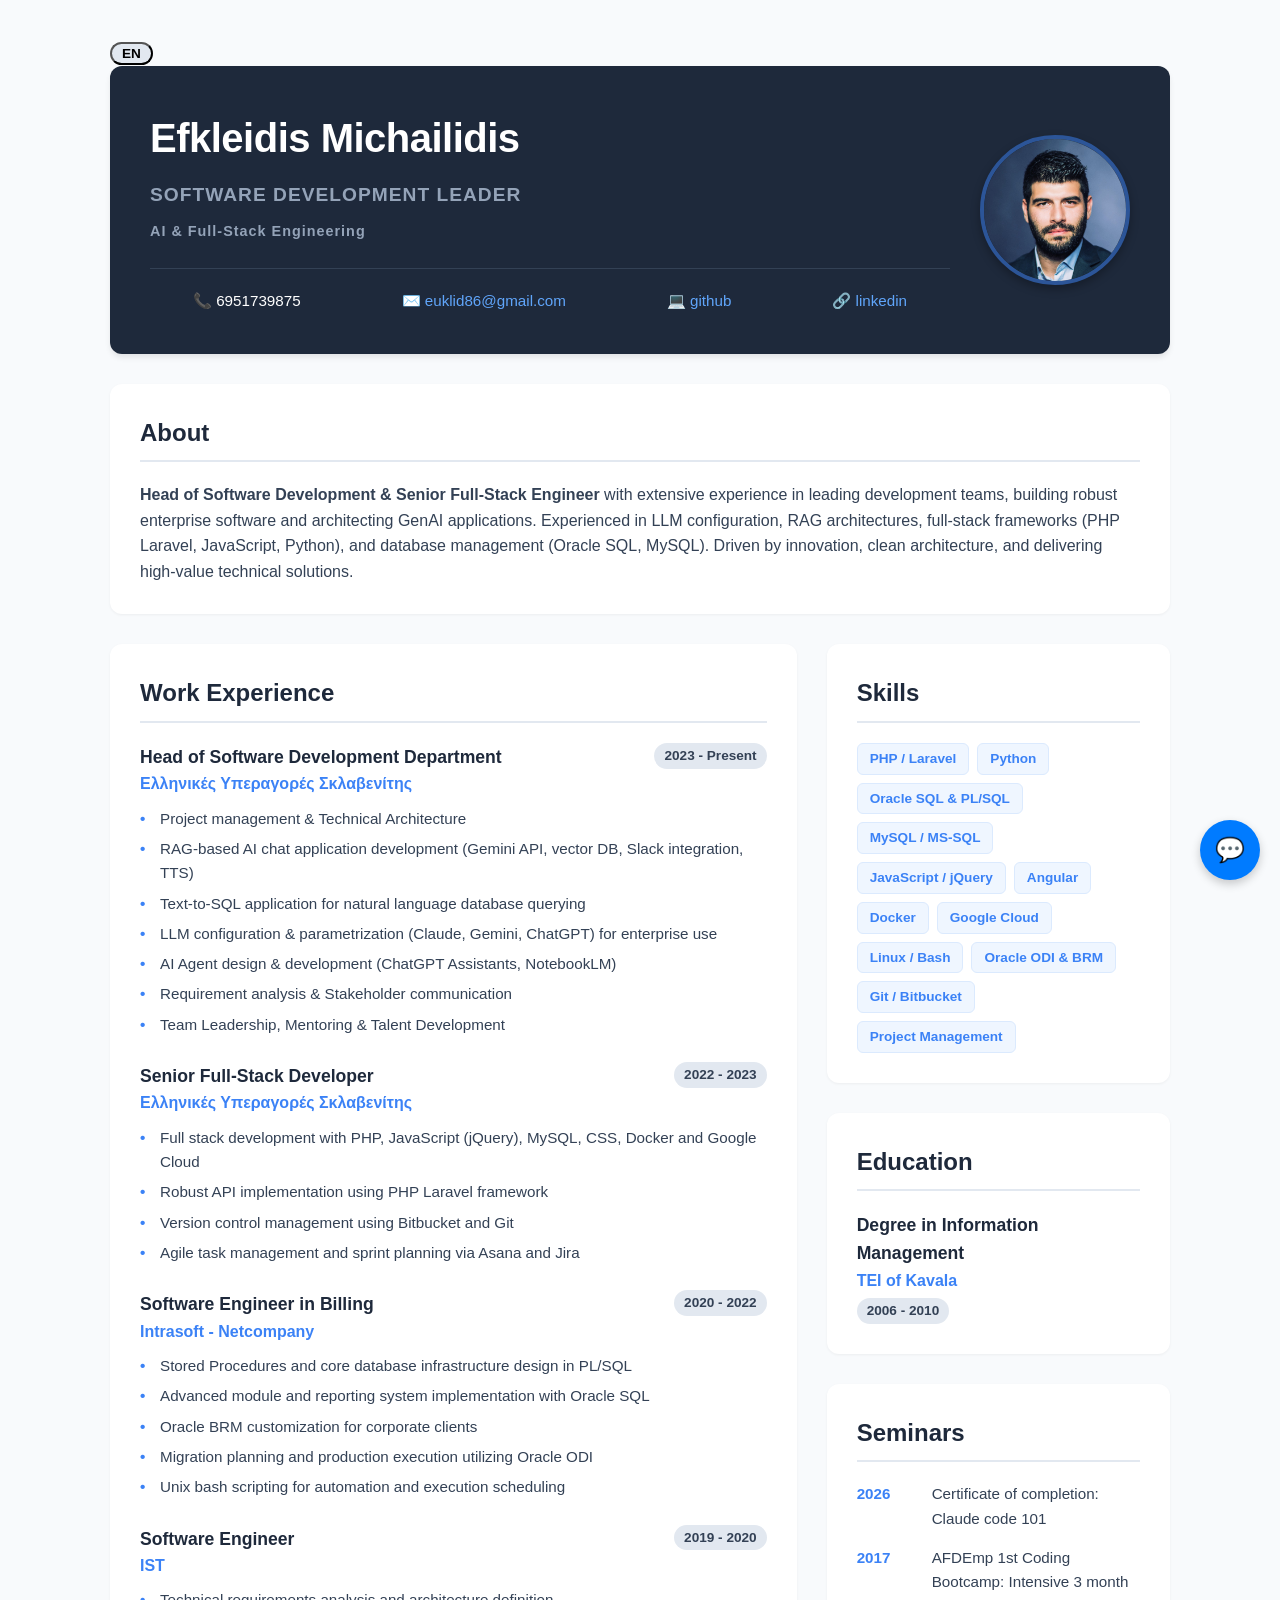
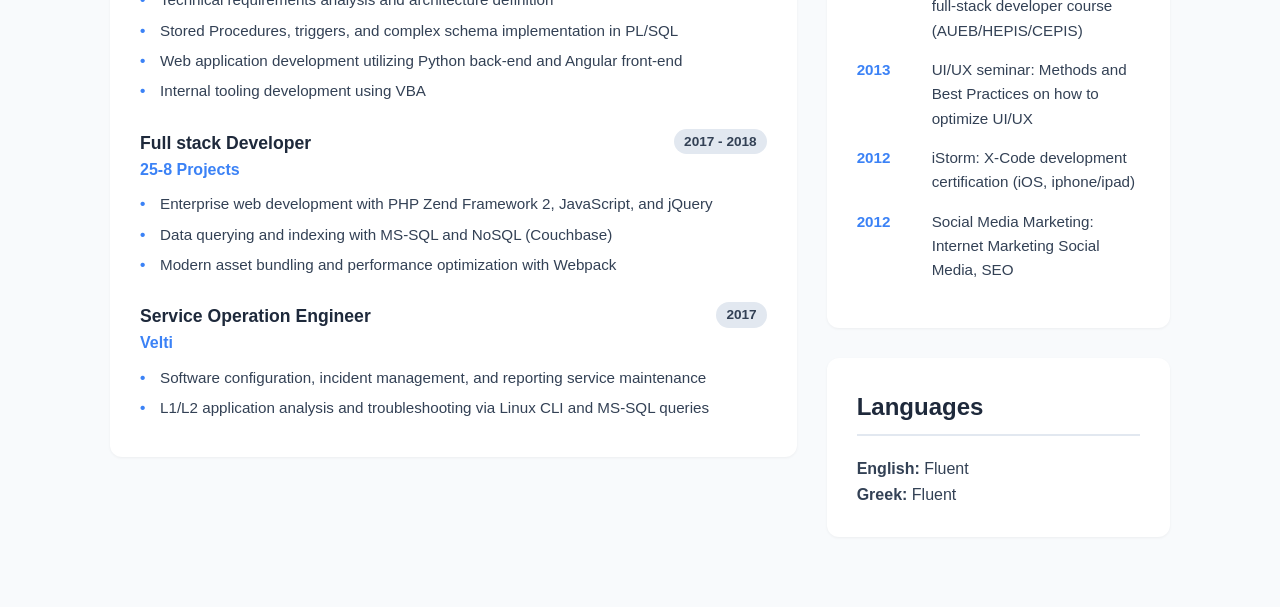
<file: index.html>
<!DOCTYPE html>
<html lang="el">
<head>
    <meta charset="UTF-8">
    <meta name="viewport" content="width=device-width, initial-scale=1.0">
    <link rel="apple-touch-icon" sizes="180x180" href="/assets/apple-touch-icon.png">
    <link rel="icon" type="image/png" sizes="32x32" href="/assets/favicon-32x32.png">
    <link rel="icon" type="image/png" sizes="16x16" href="/assets/favicon-16x16.png">
    <!-- <link rel="manifest" href="/assets/site.webmanifest"> -->
    
    <meta name="description" content="Προσωπική σελίδα του Ευκλείδη Μιχαηλίδη (Efkleidis Michailidis), Υπεύθυνου Τμήματος Ανάπτυξης Εφαρμογών & Senior Full-Stack Engineer. Εξειδίκευση σε GenAI, RAG, PHP Laravel, Python & Oracle SQL.">
    <meta property="og:title" content="Ευκλείδης Μιχαηλίδης | Software Development Leader" />
    <meta property="og:description" content="Personal Portfolio & CV of Efkleidis Michailidis - Head of Software Development Department." />
    <meta property="og:image" content="https://emichailidis.gr/assets/profile.jpeg" />
    <meta property="og:url" content="https:/emichailidis.gr/" />
    <meta property="og:type" content="website" />
    
    <title data-el="Ευκλείδης Μιχαηλίδης | Υπεύθυνος Τμηματος Ανάπτυξης Εφαρμογών" data-en="Efkleidis Michailidis | Software Development Leader">Efkleidis Michailidis | Software Development Leader</title>
    
    <link rel="stylesheet" type="text/css" href="css/index.css" />
    <link rel="stylesheet" type="text/css" href="css/chat.css" />
    <link rel="manifest" href="/manifest.json">

    <meta name="theme-color" content="#007bff">

</head>
<body>

<div class="container">
    <button id="lang-toggle-btn" class="lang-btn date">EN</button>
    <header>
        <div class="header-content">
            <div class="header-text">
                <h1 data-el="Ευκλείδης Μιχαηλίδης" data-en="Efkleidis Michailidis">Efkleidis Michailidis</h1>
                
                <div class="subtitle" data-el="Υπεύθυνος Τμηματος Ανάπτυξης Εφαρμογών" data-en="Software Development Leader">Software Development Leader</div> 
                <div class="b-subtitle"> AI & Full-Stack Engineering</div>
                
                <div class="contact-info">
                    <div>📞 6951739875</div>
                    <div>✉️ <a href="mailto:euklid86@gmail.com">euklid86@gmail.com</a></div>
                    <div>💻 <a href="https://github.com/euklid86" target="_blank">github</a></div>
                    <div>🔗 <a href="https://linkedin.com/in/emichailidis/" target="_blank">linkedin</a></div>
                </div>
            </div>
            <div class="profile-img-container">
                <img src="assets/profile.jpeg" alt="Ευκλείδης Μιχαηλίδης - Efkleidis Michailidis" class="profile-img">
            </div>
        </div>
       
    </header>

    <section>
        <h2 data-el="Γενικά" data-en="About">About</h2>
        <div>
            <strong data-el="Υπεύθυνος Τμηματος Ανάπτυξης Εφαρμογών" data-en="Head of Software Development & Senior Full-Stack Engineer">Head of Software Development & Senior Full-Stack Engineer</strong> 
            <span data-el=" με εκτενή εμπειρία στη διοίκηση ομάδων ανάπτυξης, τη δημιουργία σταθερών εφαρμογών και τον σχεδιασμό αρχιτεκτονικής εφαρμογών Τεχνητής Νοημοσύνης (GenAI). Διαθέτω εμπειρία στη διαμόρφωση μοντέλων LLM, σε αρχιτεκτονικές RAG, σε πλαίσια ανάπτυξης full-stack (PHP Laravel, JavaScript, Python) και στη διαχείριση βάσεων δεδομένων (Oracle SQL, MySQL). Κινούμαι από το πνεύμα της καινοτομίας, της καθαρής αρχιτεκτονικής και της παροχής τεχνικών λύσεων υψηλής ποιότητας." data-en=" with extensive experience in leading development teams, building robust enterprise software and architecting GenAI applications. Experienced in LLM configuration, RAG architectures, full-stack frameworks (PHP Laravel, JavaScript, Python), and database management (Oracle SQL, MySQL). Driven by innovation, clean architecture, and delivering high-value technical solutions.">with extensive experience in leading development teams, building robust enterprise software and architecting GenAI applications. Experienced in LLM configuration, RAG architectures, full-stack frameworks (PHP Laravel, JavaScript, Python), and database management (Oracle SQL, MySQL). Driven by innovation, clean architecture, and delivering high-value technical solutions.</span>
        </div>
    </section>
    <div class="main-layout">
        <main>
            <section>
                <h2 data-el="Εργασιακή Εμπειρία" data-en="Work Experience">Work Experience</h2>
                
                <div class="item">
                    <div class="item-header">
                        <div>
                            <span class="item-title" data-el="Υπεύθυνος Τμηματος Ανάπτυξης Εφαρμογών" data-en="Head of Software Development Department">Head of Software Development Department</span><br>
                            <span class="company">Ελληνικές Υπεραγορές Σκλαβενίτης</span>
                        </div>
                        <span class="date">2023 - Present</span>
                    </div>
                    <ul>
                        <li data-el="Διαχείριση Έργων & Τεχνική Αρχιτεκτονική (Project Management & Τεχνική Αρχιτεκτονική)" data-en="Project management & Technical Architecture">Project management & Technical Architecture</li>
                        <li data-el="Ανάπτυξη εφαρμογών AI chat βασισμένων σε RAG (Gemini API, διανυσματικές βάσεις δεδομένων / vector DB, διασύνδεση με Slack, μετατροπή κειμένου σε ομιλία / TTS)" data-en="RAG-based AI chat application development (Gemini API, vector DB, Slack integration, TTS)">RAG-based AI chat application development (Gemini API, vector DB, Slack integration, TTS)</li>
                        <li data-el="Ανάπτυξη εφαρμογής Text-to-SQL" data-en="Text-to-SQL application for natural language database querying">Text-to-SQL application for natural language database querying</li>
                        <li data-el="Ρύθμιση & παραμετροποίηση LLM (Claude, Gemini, ChatGPT) για εταιρική χρήση" data-en="LLM configuration & parametrization (Claude, Gemini, ChatGPT) for enterprise use">LLM configuration & parametrization (Claude, Gemini, ChatGPT) for enterprise use</li>
                        <li data-el="Σχεδιασμός & ανάπτυξη AI Agents (ChatGPT Assistants, NotebookLM)" data-en="AI Agent design & development (ChatGPT Assistants, NotebookLM)">AI Agent design & development (ChatGPT Assistants, NotebookLM)</li>
                        <li data-el="Ανάλυση απαιτήσεων & επικοινωνία με ενδιαφερόμενα μέρη (Stakeholders)" data-en="Requirement analysis & Stakeholder communication">Requirement analysis & Stakeholder communication</li>
                        <li data-el="Ηγεσία ομάδας, καθοδήγηση (Mentoring) & ανάπτυξη ταλέντων" data-en="Team Leadership, Mentoring & Talent Development">Team Leadership, Mentoring & Talent Development</li>
                    </ul>
                </div>

                <div class="item">
                    <div class="item-header">
                        <div>
                            <span class="item-title">Senior Full-Stack Developer</span><br>
                            <span class="company">Ελληνικές Υπεραγορές Σκλαβενίτης</span>
                        </div>
                        <span class="date">2022 - 2023</span>
                    </div>
                    <ul>
                        <li data-el="Full stack ανάπτυξη εφαρμογών με PHP, JavaScript (jQuery), MySQL, CSS, Docker και Google Cloud" data-en="Full stack development with PHP, JavaScript (jQuery), MySQL, CSS, Docker and Google Cloud">Full stack development with PHP, JavaScript (jQuery), MySQL, CSS, Docker and Google Cloud</li>
                        <li data-el="Υλοποίηση APIs με χρήση του framework PHP Laravel" data-en="Robust API implementation using PHP Laravel framework">Robust API implementation using PHP Laravel framework</li>
                        <li data-el="Χρήση Bitbucket και Git για Version Control " data-en="Version control management using Bitbucket and Git">Version control management using Bitbucket and Git</li>
                        <li data-el="Διαχείριση εργασιών με Agile μεθοδολογία και διαχειριση sprints μέσω Asana και Jira" data-en="Agile task management and sprint planning via Asana and Jira">Agile task management and sprint planning via Asana and Jira</li>
                    </ul>
                </div>

                <div class="item">
                    <div class="item-header">
                        <div>
                            <span class="item-title">Software Engineer in Billing</span><br>
                            <span class="company">Intrasoft - Netcompany</span>
                        </div>
                        <span class="date">2020 - 2022</span>
                    </div>
                    <ul>
                        <li data-el="Σχεδιασμός Stored Procedures και υποδομής βάσεων δεδομένων σε PL/SQL" data-en="Stored Procedures and core database infrastructure design in PL/SQL">Stored Procedures and core database infrastructure design in PL/SQL</li>
                        <li data-el="Υλοποίηση modules και reports με Oracle SQL" data-en="Advanced module and reporting system implementation with Oracle SQL">Advanced module and reporting system implementation with Oracle SQL</li>
                        <li data-el="Προσαρμογή του Oracle BRM (Billing and Revenue Management) για εταιρικούς πελάτες" data-en="Oracle BRM customization for corporate clients">Oracle BRM customization for corporate clients</li>
                        <li data-el="Σχεδιασμός Migration και εκτέλεση σε περιβάλλον παραγωγής με χρήση Oracle ODI (Oracle Data Integrator)" data-en="Migration planning and production execution utilizing Oracle ODI">Migration planning and production execution utilizing Oracle ODI</li>
                        <li data-el="Δημιουργία αυτοματισμού σε Unix bash (Bash Scripting) και προγραμματισμός εκτελέσεων" data-en="Unix bash scripting for automation and execution scheduling">Unix bash scripting for automation and execution scheduling</li>
                    </ul>
                </div>

                <div class="item">
                    <div class="item-header">
                        <div>
                            <span class="item-title">Software Engineer</span><br>
                            <span class="company">IST</span>
                        </div>
                        <span class="date">2019 - 2020</span>
                    </div>
                    <ul>
                        <li data-el="Ανάλυση τεχνικών απαιτήσεων και καθορισμός αρχιτεκτονικής" data-en="Technical requirements analysis and architecture definition">Technical requirements analysis and architecture definition</li>
                        <li data-el="Υλοποίηση Stored Procedures, triggers και σύνθετων σχημάτων βάσεων δεδομένων σε PL/SQL" data-en="Stored Procedures, triggers, and complex schema implementation in PL/SQL">Stored Procedures, triggers, and complex schema implementation in PL/SQL</li>
                        <li data-el="Ανάπτυξη Web Applications με χρήση Python στο back-end και Angular στο front-end" data-en="Web application development utilizing Python back-end and Angular front-end">Web application development utilizing Python back-end and Angular front-end</li>
                        <li data-el="Ανάπτυξη εσωτερικών εργαλείων με χρήση VBA" data-en="Internal tooling development using VBA">Internal tooling development using VBA</li>
                    </ul>
                </div>

                <div class="item">
                    <div class="item-header">
                        <div>
                            <span class="item-title">Full stack Developer</span><br>
                            <span class="company">25-8 Projects</span>
                        </div>
                        <span class="date">2017 - 2018</span>
                    </div>
                    <ul>
                        <li data-el="Ανάπτυξη διαδικτυακών εφαρμογών με PHP Zend Framework 2, JavaScript και jQuery" data-en="Enterprise web development with PHP Zend Framework 2, JavaScript, and jQuery">Enterprise web development with PHP Zend Framework 2, JavaScript, and jQuery</li>
                        <li data-el="Querying και Indexing με MS-SQL και NoSQL (Couchbase)" data-en="Data querying and indexing with MS-SQL and NoSQL (Couchbase)">Data querying and indexing with MS-SQL and NoSQL (Couchbase)</li>
                        <li data-el="Asset Bundling και βελτιστοποίηση απόδοσης με Webpack" data-en="Modern asset bundling and performance optimization with Webpack">Modern asset bundling and performance optimization with Webpack</li>
                    </ul>
                </div>

                <div class="item">
                    <div class="item-header">
                        <div>
                            <span class="item-title">Service Operation Engineer</span><br>
                            <span class="company">Velti</span>
                        </div>
                        <span class="date">2017</span>
                    </div>
                    <ul>
                        <li data-el="Παραμετροποίηση λογισμικού, διαχείριση περιστατικών (Incident Management) και συντήρηση reports" data-en="Software configuration, incident management, and reporting service maintenance">Software configuration, incident management, and reporting service maintenance</li>
                        <li data-el="Διερεύνηση προβλημάτων εφαρμογών 1ου & 2ου επιπέδου (L1/L2) μέσω γραμμής εντολών Linux (CLI) και MS-SQL" data-en="L1/L2 application analysis and troubleshooting via Linux CLI and MS-SQL queries">L1/L2 application analysis and troubleshooting via Linux CLI and MS-SQL queries</li>
                    </ul>
                </div>
            </section>
        </main>

        <aside>
            <section>
                <h2 data-el="Γνώσεις" data-en="Skills">Skills</h2>
                <div class="skills-container">
                    <span class="skill-tag">PHP / Laravel</span>
                    <span class="skill-tag">Python</span>
                    <span class="skill-tag">Oracle SQL & PL/SQL</span>
                    <span class="skill-tag">MySQL / MS-SQL</span>
                    <span class="skill-tag">JavaScript / jQuery</span>
                    <span class="skill-tag">Angular</span>
                    <span class="skill-tag">Docker</span>
                    <span class="skill-tag">Google Cloud</span>
                    <span class="skill-tag">Linux / Bash</span>
                    <span class="skill-tag">Oracle ODI & BRM</span>
                    <span class="skill-tag">Git / Bitbucket</span>
                    <span class="skill-tag">Project Management</span>
                </div>
            </section>

            <section>
                <h2 data-el="Εκπαίδευση" data-en="Education">Education</h2>
                <div class="item">
                    <div class="item-title">Degree in Information Management</div>
                    <div class="company">TEI of Kavala</div>
                    <div class="date" style="display:inline-block; margin-top:5px;">2006 - 2010</div>
                </div>
            </section>

            <section>
                <h2 data-el="Σεμινάρια" data-en="Seminars">Seminars</h2>
                <div class="seminar-item">
                    <div class="seminar-year">2026</div>
                    <div>Certificate of completion: Claude code 101</div>
                </div>
                <div class="seminar-item">
                    <div class="seminar-year">2017</div>
                    <div>AFDEmp 1st Coding Bootcamp: Intensive 3 month full-stack developer course (AUEB/HEPIS/CEPIS)</div>
                </div>

                <div class="seminar-item">
                    <div class="seminar-year">2013</div>
                    <div>UI/UX seminar: Methods and Best Practices on how to optimize UI/UX</div>
                </div>

                <div class="seminar-item">
                    <div class="seminar-year">2012</div>
                    <div>iStorm: X-Code development certification (iOS, iphone/ipad)</div>
                </div>

                <div class="seminar-item">
                    <div class="seminar-year">2012</div>
                    <div>Social Media Marketing: Internet Marketing Social Media, SEO</div>
                </div>
            </section>

            <section>
                <h2 data-el="Γλώσσες" data-en="Languages">Languages</h2>
                <div>
                    <strong data-el="Αγγλικά" data-en="English">English:</strong> 
                    <span data-el="Άριστη" data-en="Fluent">Fluent</span>
                </div>
                <div>
                    <strong data-el="Ελληνικά" data-en="Greek">Greek:</strong> 
                    <span data-el="Άριστη" data-en="Fluent">Fluent</span>
                </div>
            </section>
        </aside>
    </div>
</div>
<!-- Chat Widget Container -->
<div id="chat-widget-container">
    <!-- Floating Toggle Button -->
    <button id="chat-toggle-btn" aria-label="Open Chat">
        💬
    </button>

    <!-- Chat Box Window -->
    <div id="chat-box" class="chat-hidden">
        <div class="chat-header">
            <div class="chat-header-info">
                <strong>Ask Efkleidis's AI Assistant</strong>
                <span class="status-dot"></span>
            </div>
            <div class="chat-header-actions">
                <button id="chat-reset-btn" title="Reset Chat">🔄</button>
                <button id="chat-close-btn">&times;</button>
            </div>
        </div>

        <div id="chat-messages" class="chat-messages">
            <div class="message-first assistant-message">
                Hello! I am Efkleidi's AI assistant. How can I help you regarding his experience or the technologies he knows?
                <!-- Γεια σου! Είμαι ο AI βοηθός του Ευκλείδη. Πώς μπορώ να σε βοηθήσω σχετικά με την εμπειρία ή τις τεχνολογίες του; -->
            </div>
        </div>

        <!-- Suggestion Chips -->
        <div class="chat-suggestions">
            <button data-el="Ποια είναι η εμπειρία σου με τη Γεννητική Τεχνητή Νοημοσύνη (GenAI);" data-en="What is your experience with GenAI?" class="chip" onclick="sendSuggestedQuestion(this)">What is your experience with GenAI?</button>
            <button data-el="Ποιες τεχνολογίες χρησιμοποιείτε στο backend;" data-en="What technologies do you use on the backend?" class="chip" onclick="sendSuggestedQuestion(this)">What technologies do you use on the backend?</button>
            <!-- <button class="chip" onclick="sendSuggestedQuestion(this)">Ποια είναι η εμπειρία σου στο GenAI;</button>
            <button class="chip" onclick="sendSuggestedQuestion(this)">Ποιες τεχνολογίες χρησιμοποιείς στο backend;</button> -->
        </div>

        <div class="chat-input-area">
            <input type="text" id="chat-input" placeholder="Γράψε μια ερώτηση..." />
            <button id="chat-send-btn">➤</button>
        </div>
    </div>
</div>
<button id="installBtn" style="display: none;">Εγκατάσταση Εφαρμογής</button>
<script src="js/chat.js"></script>
<script>
    if ('serviceWorker' in navigator) {
      window.addEventListener('load', () => {
        navigator.serviceWorker.register('/sw.js')
          .then((reg) => console.log('PWA Ready!', reg))
          .catch((err) => console.error('Error:', err));
      });
    }

    let deferredPrompt;
    const installBtn = document.getElementById('installBtn');

    window.addEventListener('beforeinstallprompt', (e) => {
    // Αποτρέπουμε την αυτόματη εμφάνιση του browser banner
    e.preventDefault();
    deferredPrompt = e;
    // Εμφανίζουμε το δικό μας κουμπί
    installBtn.style.display = 'block';
    });

    installBtn.addEventListener('click', () => {
    installBtn.style.display = 'none';
    if (deferredPrompt) {
        deferredPrompt.prompt();
        deferredPrompt.userChoice.then((choiceResult) => {
        if (choiceResult.outcome === 'accepted') {
            console.log('Ο χρήστης αποδέχτηκε την εγκατάσταση');
        }
        deferredPrompt = null;
        });
    }
    });
  </script>
  <script type="application/ld+json">
    {
      "@context": "https://schema.org",
      "@type": "Person",
      "name": "Ευκλείδης Μιχαηλίδης",
      "alternateName": ["Efkleidis Michailidis", "Euklid Michailidis", "Μιχαηλίδης Ευκλείδης"],
      "jobTitle": "Software Development Leader",
      "worksFor": {
        "@type": "Organization",
        "name": "Ελληνικές Υπεραγορές Σκλαβενίτης"
      },
      "url": "https://emichailidis.com",
      "sameAs": [
        "https://linkedin.com/in/emichailidis/",
        "https://github.com/euklid86"
      ],
      "alumniOf": {
        "@type": "EducationalOrganization",
        "name": "TEI of Kavala"
      },
      "knowsAbout": ["GenAI", "RAG architectures", "PHP Laravel", "Python", "Oracle SQL", "Software Architecture", "Project Management"]
    }
    </script>
</body>
</html>
</file>
<file: css/index.css>
:root {
    --primary-color: #1e293b;
    --secondary-color: #3b82f6;
    --text-color: #334155;
    --bg-color: #f8fafc;
    --card-bg: #ffffff;
}

* {
    margin: 0;
    padding: 0;
    box-sizing: border-box;
    font-family: 'Segoe UI', Tahoma, Geneva, Verdana, sans-serif;
}

body {
    background-color: var(--bg-color);
    color: var(--text-color);
    line-height: 1.6;
}

.container {
    max-width: 1100px;
    margin: 0 auto;
    padding: 40px 20px;
}

/* Αναβαθμισμένο Header Section */
header {
    background: var(--primary-color);
    color: white;
    padding: 40px;
    border-radius: 12px;
    margin-bottom: 30px;
    box-shadow: 0 4px 6px -1px rgba(0, 0, 0, 0.1);
}

.header-content {
    display: flex;
    flex-direction: row;
    justify-content: space-between;
    align-items: center;
    gap: 30px;
}

.header-text {
    display: flex;
    flex-direction: column;
    gap: 10px;
    flex: 1;
}

header h1 {
    font-size: 2.5rem;
    letter-spacing: -0.5px;
}

header .subtitle {
    font-size: 1.2rem;
    color: #94a3b8;
    text-transform: uppercase;
    letter-spacing: 1px;
    font-weight: 600;
}

header .b-subtitle {
    font-size: 0.9rem;
    color: #94a3b8;
    /* text-transform: uppercase; */
    letter-spacing: 1px;
    font-weight: 600;
}

/* Styling για τη Φωτογραφία Προφίλ */
.profile-img-container {
    flex-shrink: 0;
}

.profile-img {
    width: 150px;
    height: 150px;
    border-radius: 50%;
    object-fit: cover;
    border: 4px solid rgba(59, 130, 246, 0.5);
    /* Διακριτικό μπλε border */
    box-shadow: 0 4px 10px rgba(0, 0, 0, 0.3);
    display: block;
}

.contact-info {
    display: grid;
    /* grid-template-columns: repeat(auto-fit, minmax(200px, 1fr)); */
    gap: 15px;
    margin-top: 15px;
    padding-top: 20px;
    border-top: 1px solid #334155;
    font-size: 0.95rem;
    width: 100%;
    justify-content: space-around;
    grid-auto-flow: column;
    align-content: space-between;
}

.contact-info a {
    color: #60a5fa;
    text-decoration: none;
    transition: color 0.2s;
}

.contact-info a:hover {
    color: #93c5fd;
}

/* Responsive συμπεριφορά για το Header σε κινητά */
@media (max-width: 650px) {
    .header-content {
        flex-direction: column-reverse;
        /* Η φωτογραφία πάει πάνω σε μικρές οθόνες */
        text-align: center;
        gap: 20px;
    }

    .contact-info {
        grid-template-columns: 1fr;
        text-align: center;
        grid-auto-flow: row;
    }
}

/* Main Content Layout */
.main-layout {
    display: grid;
    grid-template-columns: 2fr 1fr;
    gap: 30px;
}

@media (max-width: 768px) {
    .main-layout {
        grid-template-columns: 1fr;
    }
}

section {
    background: var(--card-bg);
    padding: 30px;
    border-radius: 12px;
    margin-bottom: 30px;
    box-shadow: 0 1px 3px 0 rgba(0, 0, 0, 0.05);
}

h2 {
    color: var(--primary-color);
    font-size: 1.5rem;
    margin-bottom: 20px;
    border-bottom: 2px solid #e2e8f0;
    padding-bottom: 8px;
}

/* Job & Education Items */
.item {
    margin-bottom: 25px;
}

.item:last-child {
    margin-bottom: 0;
}

.item-header {
    display: flex;
    justify-content: space-between;
    align-items: flex-start;
    margin-bottom: 10px;
}

@media (max-width: 480px) {
    .item-header {
        flex-direction: column;
        gap: 5px;
    }
}

.item-title {
    font-weight: bold;
    color: var(--primary-color);
    font-size: 1.1rem;
}

.company {
    color: var(--secondary-color);
    font-weight: 600;
}

.date {
    background: #e2e8f0;
    padding: 2px 10px;
    border-radius: 20px;
    font-size: 0.85rem;
    font-weight: 600;
    white-space: nowrap;
}

ul {
    list-style-type: none;
}

ul li {
    position: relative;
    padding-left: 20px;
    margin-bottom: 6px;
    font-size: 0.95rem;
}

ul li::before {
    content: "•";
    color: var(--secondary-color);
    font-weight: bold;
    position: absolute;
    left: 0;
}

/* Seminars Table */
.seminar-item {
    display: grid;
    grid-template-columns: 60px 1fr;
    gap: 15px;
    margin-bottom: 15px;
    font-size: 0.95rem;
}

.seminar-year {
    font-weight: bold;
    color: var(--secondary-color);
}

/* Skills Tags Styling */
.skills-container {
    display: flex;
    flex-wrap: wrap;
    gap: 8px;
}

.skill-tag {
    background: #eff6ff;
    color: var(--secondary-color);
    padding: 4px 12px;
    border-radius: 6px;
    font-size: 0.85rem;
    font-weight: 600;
    border: 1px solid #dbeafe;
}

@media print {
    @page {
        size: A4;
        margin: 15mm 12mm;
    }

    body {
        background-color: #ffffff;
        color: #1e293b;
        font-size: 9.5pt;
    }

    .container {
        padding: 0;
        max-width: 100%;
    }

    header {
        background: transparent !important;
        color: #1e293b !important;
        padding: 0 0 15px 0;
        border-radius: 0;
        margin-bottom: 20px;
        border-bottom: 2px solid #1e293b;
        box-shadow: none;
    }

    .header-content {
        display: block;
        /* Απλό block για σωστό print */
        position: relative;
        width: 100%;
    }

    .header-text {
        display: block;
        width: 80%;
    }

    .profile-img-container {
        display: block;
        position: absolute;
        top: 0;
        right: 0;
        width: 100px;
    }

    header h1 {
        color: #1e293b !important;
        font-size: 22pt;
    }

    header .subtitle {
        color: #3b82f6 !important;
        font-size: 11pt;
        margin-bottom: 10px;
    }

    .contact-info {
        border-top: 1px solid #cbd5e1;
        display: block;
        /* Μετατροπή από grid σε απλά blocks */
        margin-top: 10px;
        padding-top: 10px;
    }

    .contact-info div {
        display: inline-block;
        width: 48%;
        margin-bottom: 4px;
    }

    .contact-info a {
        color: #1e293b !important;
        text-decoration: underline;
    }

    .profile-img {
        border: 2px solid #3b82f6;
        width: 90px;
        height: 90px;
    }

    /* Καταργούμε το Grid/Table που δημιουργούσε τη λευκή σελίδα */
    .main-layout {
        display: block;
        width: 100%;
    }

    main,
    aside {
        display: block;
        width: 100%;
        padding: 0;
    }

    section {
        background: transparent !important;
        padding: 0;
        margin-bottom: 20px;
        box-shadow: none;
        /* Επιτρέπουμε στο περιεχόμενο να αλλάζει σελίδα ομαλά */
        page-break-inside: auto;
    }

    /* Αποτρέπουμε να μένει ο τίτλος μόνος του στο τέλος της σελίδας */
    h2 {
        color: #1e293b !important;
        font-size: 13pt;
        border-bottom: 2px solid #1e293b;
        margin-bottom: 10px;
        page-break-after: avoid;
    }

    /* Κάθε μεμονωμένη εμπειρία να μην σπάει στη μέση αν είναι εφικτό */
    .item,
    .seminar-item {
        page-break-inside: avoid;
        margin-bottom: 15px;
    }

    .item-header {
        display: block;
        position: relative;
    }

    .item-header div {
        width: 75%;
        display: inline-block;
    }

    .item-header .date {
        position: absolute;
        right: 0;
        top: 0;
        background: transparent !important;
        border: 1px solid #cbd5e1;
        color: #334155 !important;
        padding: 1px 6px;
        display: inline-block;
    }

    .skills-container {
        display: block;
    }

    .skill-tag {
        display: inline-block;
        background: transparent !important;
        color: #1e293b !important;
        border: 1px solid #cbd5e1 !important;
        padding: 2px 6px;
        margin-right: 4px;
        margin-bottom: 4px;
    }

    .seminar-item {
        display: block;
    }

    .seminar-year {
        display: inline-block;
        width: 50px;
        color: #3b82f6 !important;
    }

    .seminar-item div:last-child {
        display: inline-block;
        width: calc(100% - 60px);
        vertical-align: top;
    }

    #lang-toggle-btn {
        display: none;
    }

    #chat-widget-container {
        display: none;
    }
}
</file>
<file: css/chat.css>
/* Chat Widget Styling */
#chat-widget-container {
    position: fixed;
    bottom: 20px;
    right: 20px;
    z-index: 1000;
    font-family: Arial, sans-serif;
}

#chat-toggle-btn {
    width: 60px;
    height: 60px;
    border-radius: 50%;
    background-color: #007bff;
    color: white;
    border: none;
    font-size: 24px;
    cursor: pointer;
    box-shadow: 0 4px 10px rgba(0,0,0,0.2);
    transition: transform 0.2s ease;
}

#chat-toggle-btn:hover {
    transform: scale(1.05);
}

#chat-box {
    position: absolute;
    bottom: 70px;
    right: 0;
    width: 350px;
    height: 480px;
    background-color: #ffffff;
    border-radius: 12px;
    box-shadow: 0 5px 20px rgba(0,0,0,0.15);
    display: flex;
    flex-direction: column;
    overflow: hidden;
    transition: opacity 0.3s ease, transform 0.3s ease;
}

#chat-box.chat-hidden {
    display: none;
}

.chat-header {
    background-color: #007bff;
    color: white;
    padding: 12px 16px;
    display: flex;
    justify-content: space-between;
    align-items: center;
}

.chat-header-info {
    display: flex;
    align-items: center;
    gap: 8px;
    font-size: 14px;
}

.status-dot {
    width: 8px;
    height: 8px;
    background-color: #28a745;
    border-radius: 50%;
}

#chat-close-btn {
    background: none;
    border: none;
    color: white;
    font-size: 20px;
    cursor: pointer;
}

.chat-messages {
    flex: 1;
    padding: 12px;
    overflow-y: auto;
    display: flex;
    flex-direction: column;
    gap: 10px;
    background-color: #f8f9fa;
}

.message {
    max-width: 80%;
    padding: 8px 12px;
    border-radius: 12px;
    font-size: 13px;
    line-height: 1.4;
    white-space: pre-line;
}

.message-first {
    max-width: 80%;
    padding: 8px 12px;
    border-radius: 12px;
    font-size: 13px;
    line-height: 1.4;
    /* white-space: pre-line; */
}

.user-message {
    align-self: flex-end;
    background-color: #007bff;
    color: white;
    border-bottom-right-radius: 2px;
}

.assistant-message {
    align-self: flex-start;
    background-color: #e9ecef;
    color: #333;
    border-bottom-left-radius: 2px;
}

.chat-suggestions {
    padding: 6px 12px;
    display: flex;
    gap: 6px;
    overflow-x: auto;
    background-color: #fff;
    border-top: 1px solid #eee;
}

.chip {
    background-color: #f1f3f5;
    border: 1px solid #ced4da;
    border-radius: 16px;
    padding: 4px 10px;
    font-size: 11px;
    white-space: nowrap;
    cursor: pointer;
}

.chip:hover {
    background-color: #e2e6ea;
}

.chat-input-area {
    display: flex;
    padding: 10px;
    background-color: #fff;
    border-top: 1px solid #eee;
}

#chat-input {
    flex: 1;
    border: 1px solid #ced4da;
    border-radius: 20px;
    padding: 8px 12px;
    font-size: 13px;
    outline: none;
}

#chat-send-btn {
    background-color: #007bff;
    color: white;
    border: none;
    border-radius: 50%;
    width: 32px;
    height: 32px;
    margin-left: 8px;
    cursor: pointer;
}

.chat-header-actions {
    display: flex;
    align-items: center;
    gap: 8px;
}

#chat-reset-btn,
#chat-close-btn {
    background: none;
    border: none;
    color: white;
    font-size: 16px;
    cursor: pointer;
    padding: 2px 4px;
    opacity: 0.8;
    transition: opacity 0.2s ease;
}

#chat-reset-btn:hover,
#chat-close-btn:hover {
    opacity: 1;
}

#chat-close-btn {
    font-size: 20px;
    padding-bottom: 6px;
}

/* --- Gemini G-Loader --- */
.gemini-loader {
    width: 24px;  /* Μικρό μέγεθος για να ταιριάζει στο chat */
    height: 24px;
    --c: no-repeat linear-gradient(#4285F4 0 0); /* Μπλε Google */
    background: 
      var(--c) center/100% 4px,
      var(--c) center/4px 100%;
    border-radius: 50%;
    position: relative;
    display: inline-block;
    vertical-align: middle;
    margin-right: 10px; /* Απόσταση από το κείμενο */
    animation: g-spin 1.5s infinite linear;
  }
  
  .gemini-loader::before,
  .gemini-loader::after {
    content: "";
    position: absolute;
    inset: 0;
    background: 
      linear-gradient(#4285F4 0 0) 50% 0,
      linear-gradient(#FBBC05 0 0) 100% 50%, /* Χρυσό Google */
      linear-gradient(#34A853 0 0) 50% 100%,
      linear-gradient(#EA4335 0 0) 0 50%;
    background-size: 4px 4px;
    background-repeat: no-repeat;
    border-radius: 50%;
  }
  
  .gemini-loader::after {
    transform: rotate(45deg);
  }
  
  @keyframes g-spin {
    to {
      transform: rotate(1turn);
      filter: hue-rotate(360deg); /* Εφέ αλλαγής χρωμάτων */
    }
  }
  
  /* Προσαρμογή του μηνύματος φόρτωσης */
  .loading-wrapper {
    display: flex;
    align-items: center;
    color: #666;
    font-style: italic;
  }
</file>
